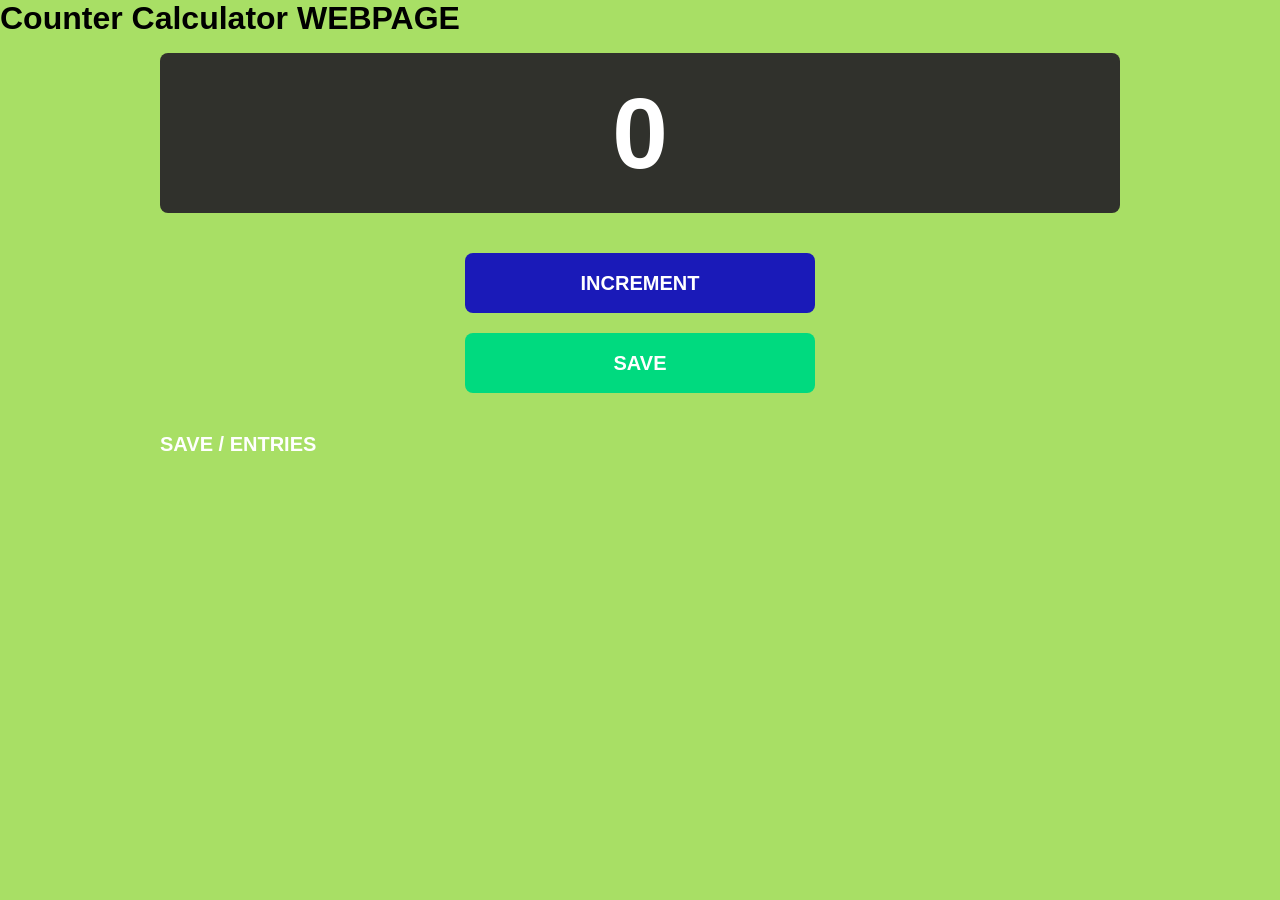
<file: index.html>
<html lang="en">
  <head>
    <meta charset="UTF-8" />
    <meta http-equiv="X-UA-Compatible" content="IE=edge" />
    <meta name="viewport" content="width=device-width, initial-scale=1.0" />
    <title>Counter</title>
    <link rel="stylesheet" href="style.css" />
  </head>
  <body>
    <h1> Counter Calculator WEBPAGE </h1>
    <main class="content">
      <div class="counter">
        <div class="counter-box" id="count">0</div>
        <button class="increment-btn button">INCREMENT</button>
        <button class="save-btn button">SAVE</button>
      </div>

      <div class="entries">
        <p>SAVE / ENTRIES</p>
        
        <div class="entries-field" id="save"></div>
      </div>
    </main>

    <script src="app.js"></script>
  </body>
</html>
</file>
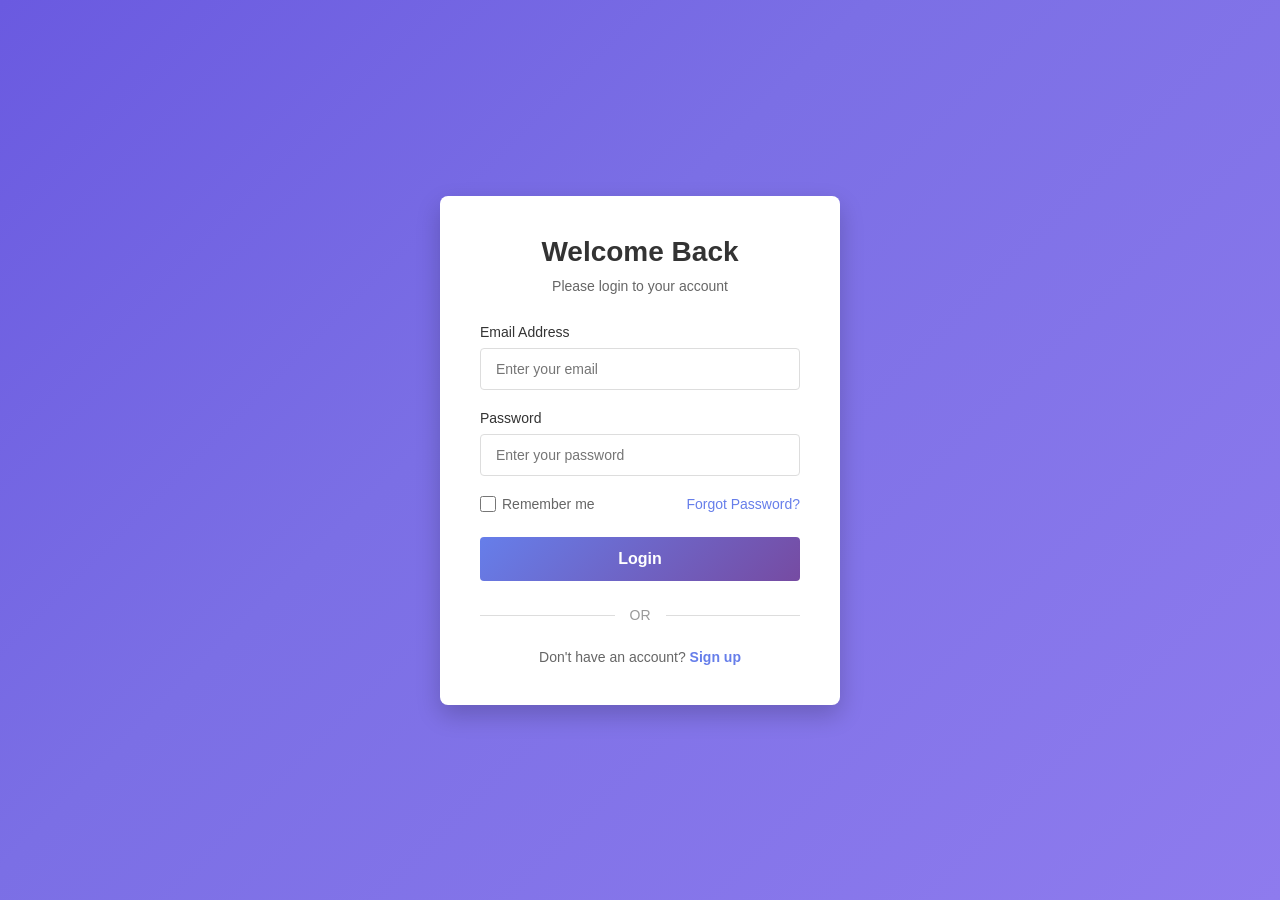
<file: AdvancedLoginPage/index.html>
<!DOCTYPE html>
<html lang="en">
<head>
    <meta charset="UTF-8">
    <meta name="viewport" content="width=device-width, initial-scale=1.0">
    <title>Login - Professional Portal</title>
    <link rel="stylesheet" href="style.css">
</head>
<body>
    <div class="login-container">
        <div class="login-header">
            <h1>Welcome Back</h1>
            <p>Please login to your account</p>
        </div>

        <form>
            <div class="form-group">
                <label for="email">Email Address</label>
                <input type="email" id="email" name="email" placeholder="Enter your email" required>
            </div>

            <div class="form-group">
                <label for="password">Password</label>
                <input type="password" id="password" name="password" placeholder="Enter your password" required>
            </div>

            <div class="form-options">
                <div class="remember-me">
                    <input type="checkbox" id="remember" name="remember">
                    <label for="remember">Remember me</label>
                </div>
                <a href="#" class="forgot-password">Forgot Password?</a>
            </div>

            <button type="submit" class="login-button">Login</button>
        </form>

        <div class="divider">
            <span>OR</span>
        </div>

        <div class="signup-link">
            Don't have an account? <a href="#">Sign up</a>
        </div>
    </div>
</body>
</html>
</file>
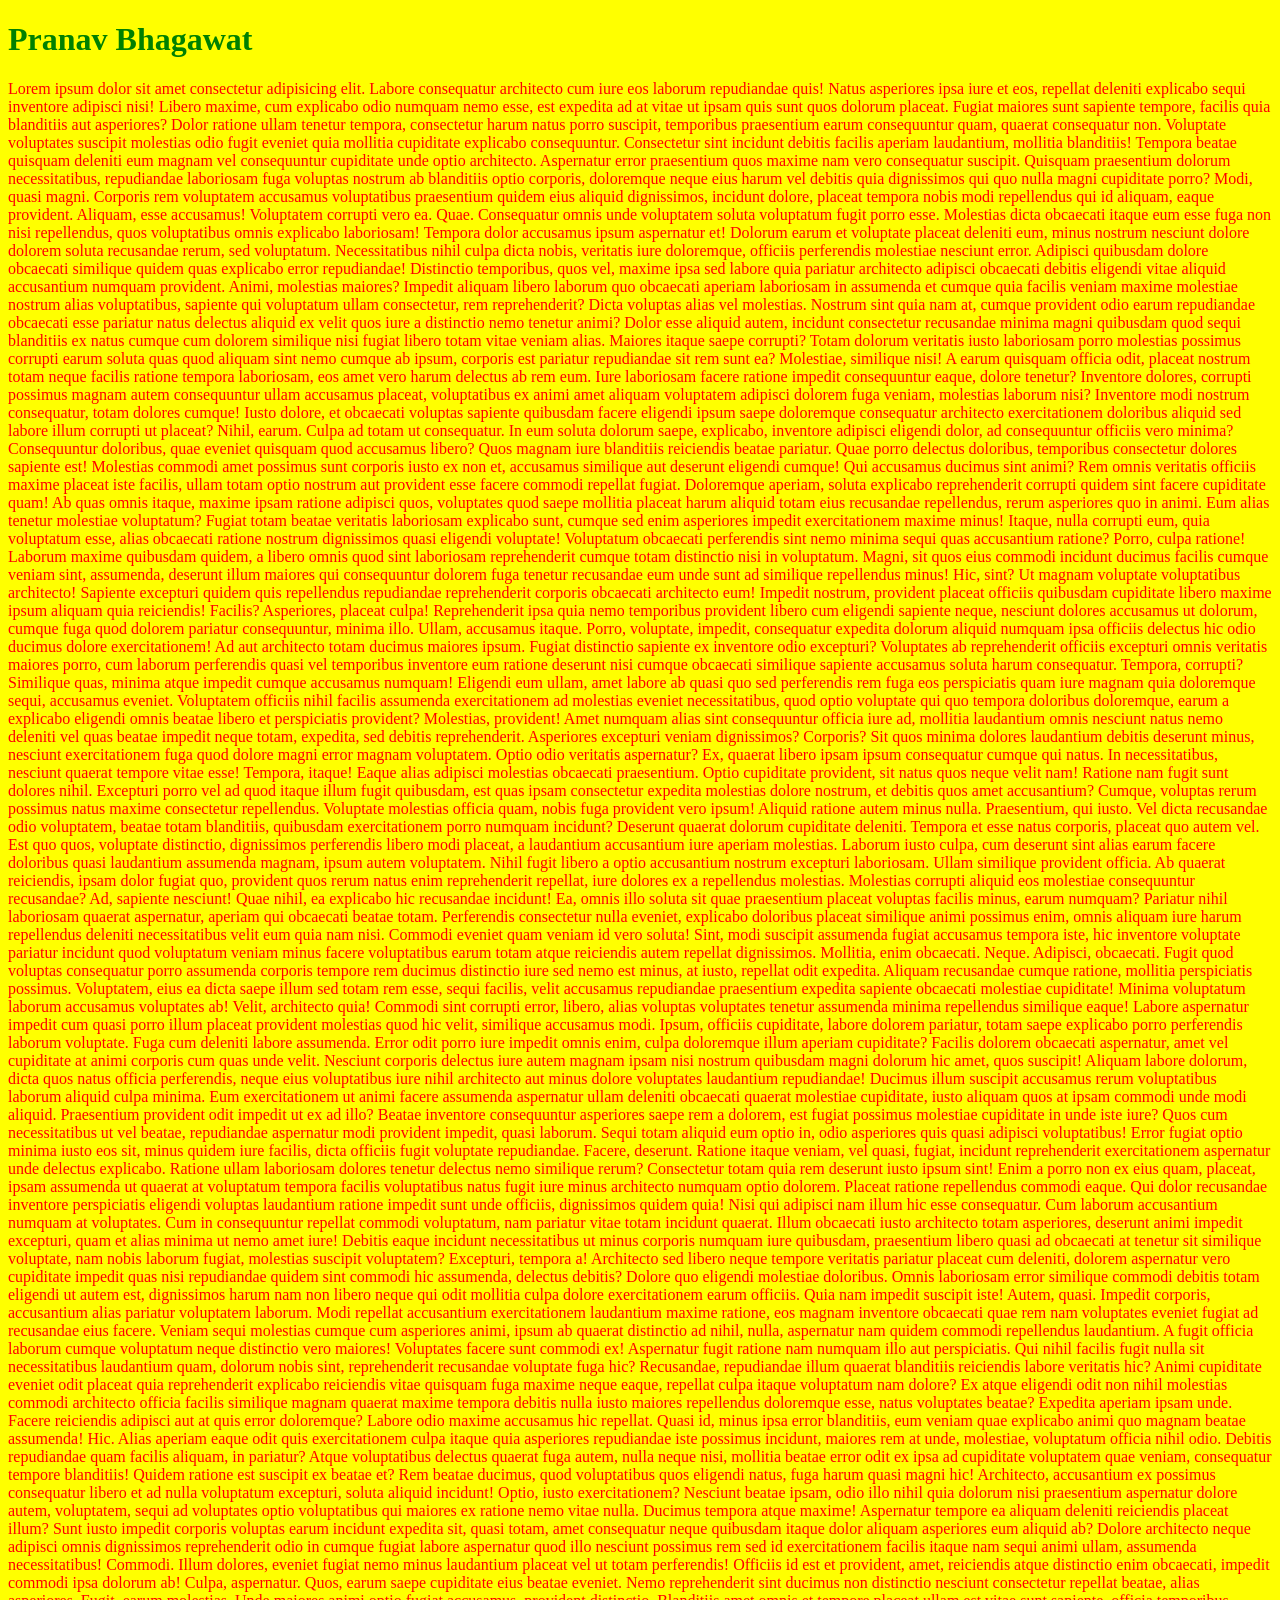
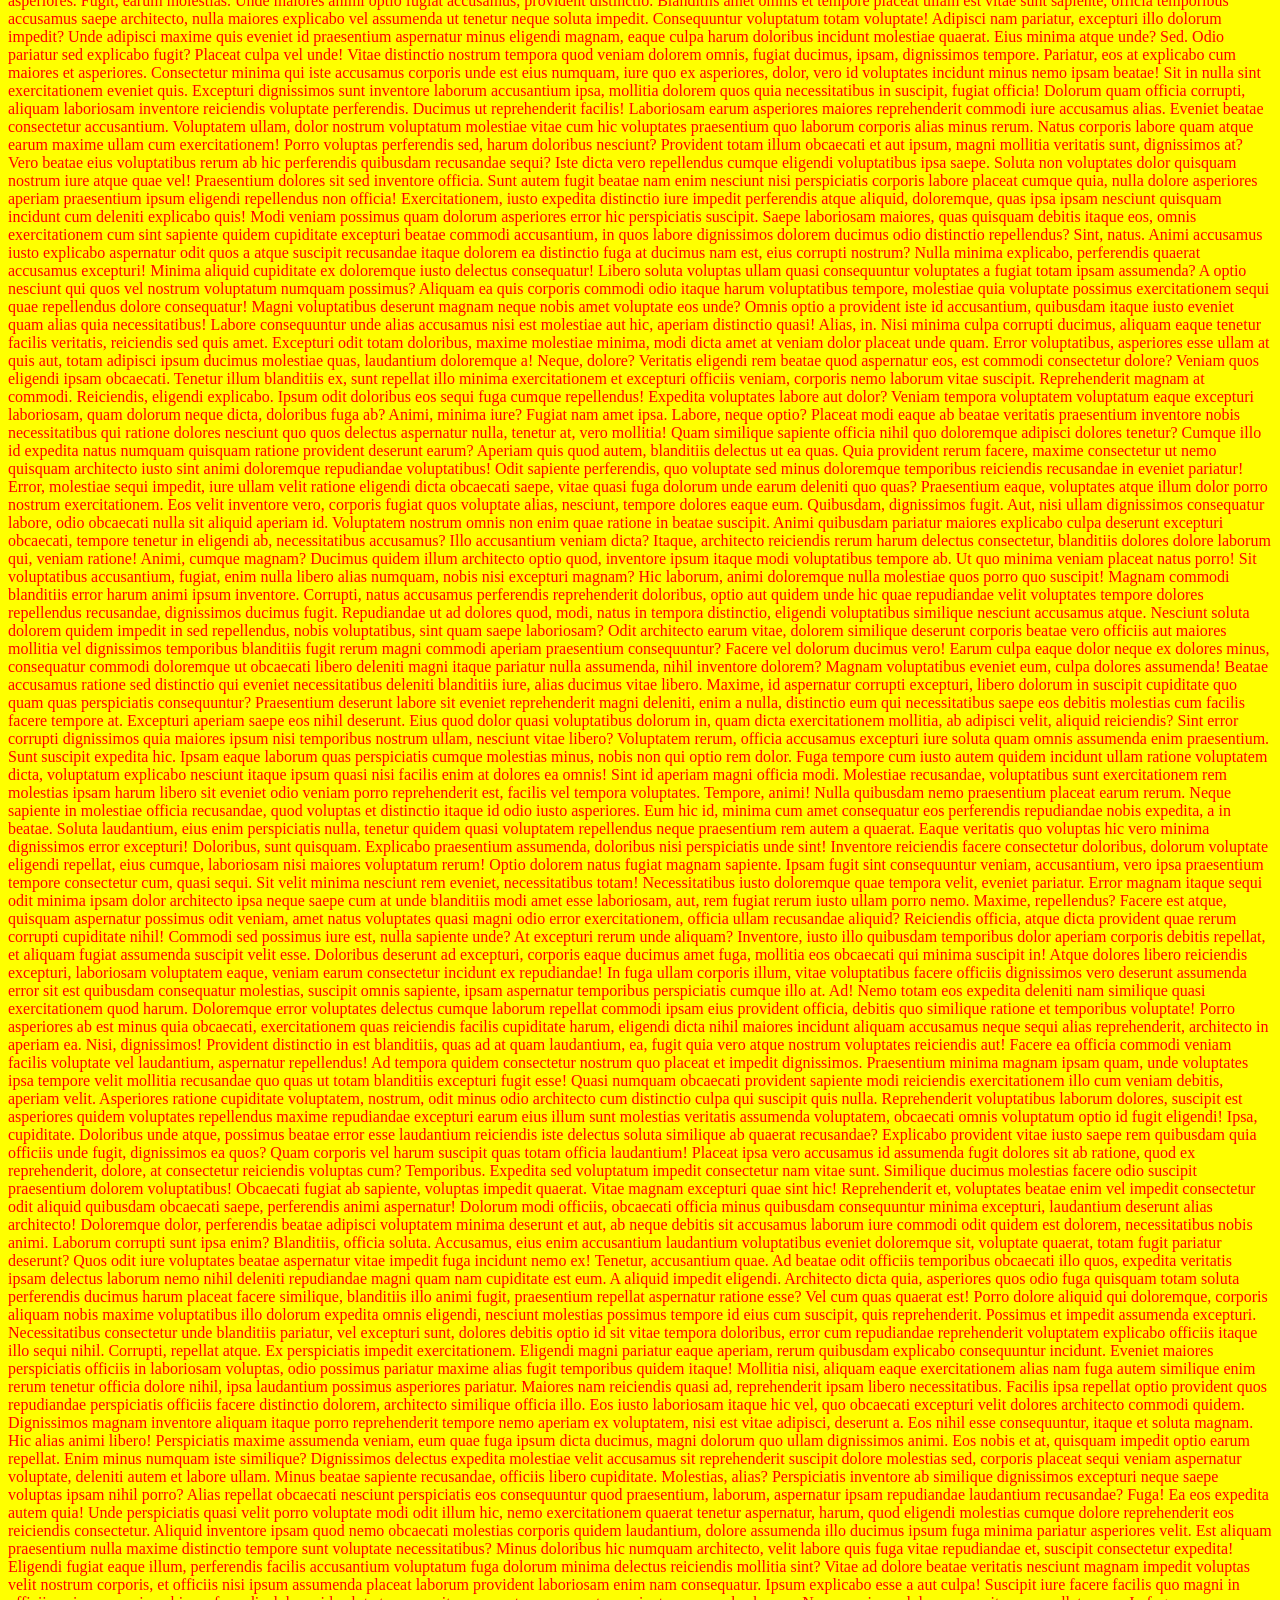
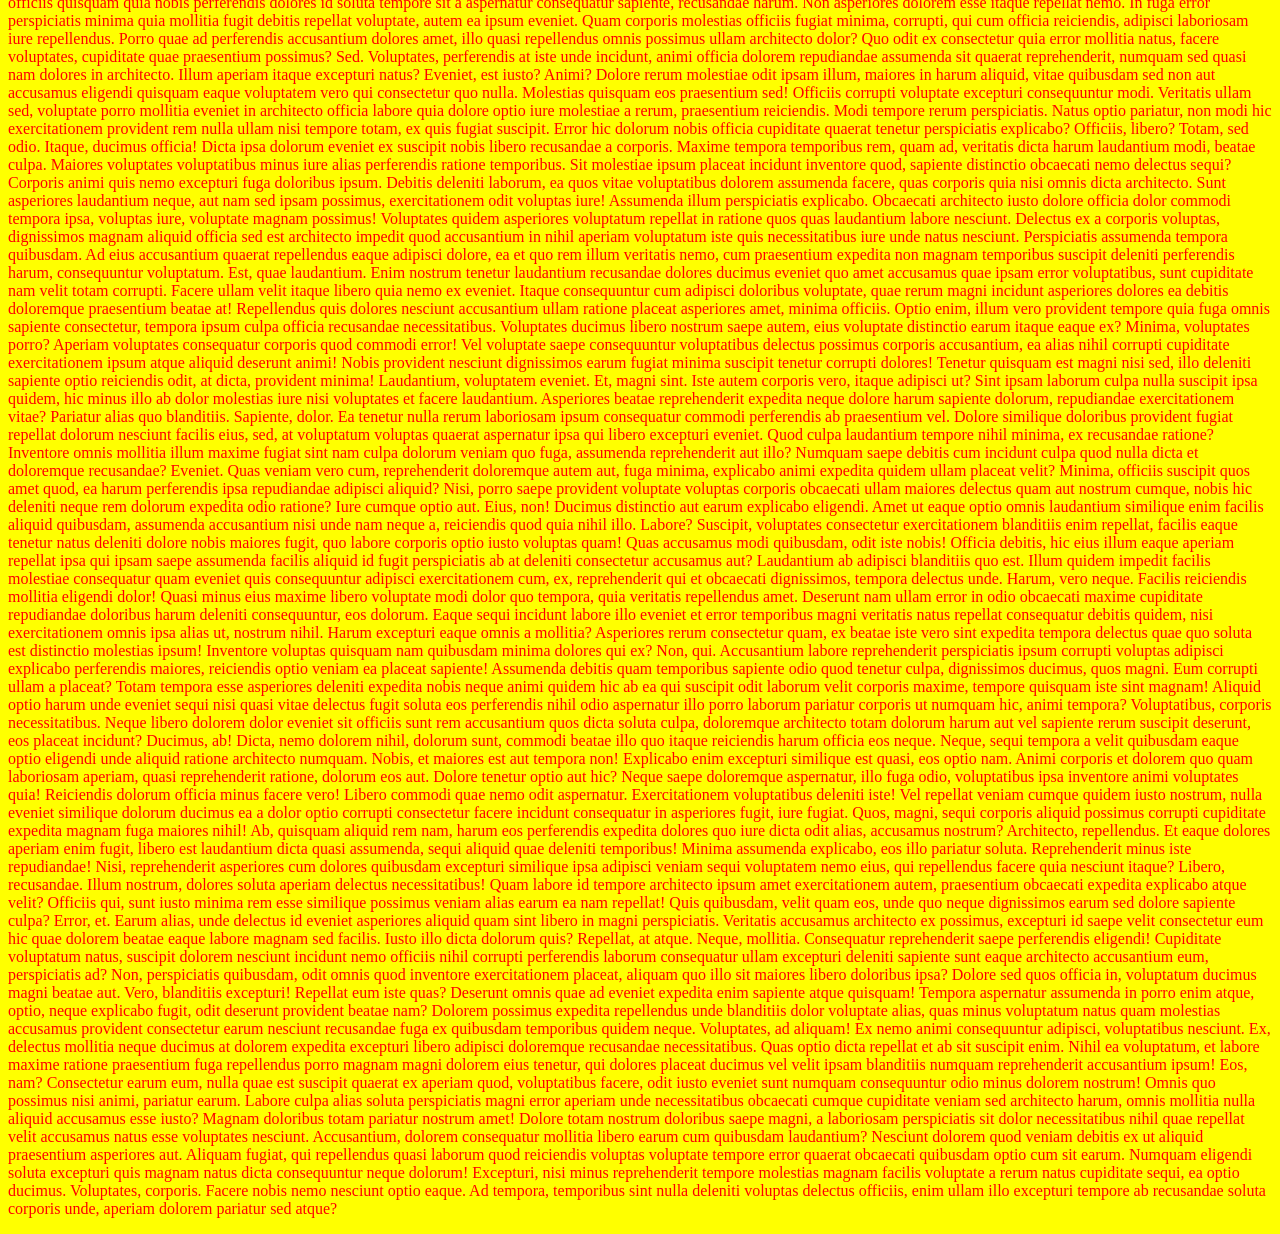
<file: calculator/index.html>
<!DOCTYPE html>
<html lang="en">
<head>
    <meta charset="UTF-8">
    <meta name="viewport" content="width=device-width, initial-scale=1.0">
    <title>Document</title>
    <link rel="stylesheet" href="style.css">
</head>
<body>
    <h1>Pranav Bhagawat</h1>
    <p> Lorem ipsum dolor sit amet consectetur adipisicing elit. Labore consequatur architecto cum iure eos laborum repudiandae quis! Natus asperiores ipsa iure et eos, repellat deleniti explicabo sequi inventore adipisci nisi!
    Libero maxime, cum explicabo odio numquam nemo esse, est expedita ad at vitae ut ipsam quis sunt quos dolorum placeat. Fugiat maiores sunt sapiente tempore, facilis quia blanditiis aut asperiores?
    Dolor ratione ullam tenetur tempora, consectetur harum natus porro suscipit, temporibus praesentium earum consequuntur quam, quaerat consequatur non. Voluptate voluptates suscipit molestias odio fugit eveniet quia mollitia cupiditate explicabo consequuntur.
    Consectetur sint incidunt debitis facilis aperiam laudantium, mollitia blanditiis! Tempora beatae quisquam deleniti eum magnam vel consequuntur cupiditate unde optio architecto. Aspernatur error praesentium quos maxime nam vero consequatur suscipit.
    Quisquam praesentium dolorum necessitatibus, repudiandae laboriosam fuga voluptas nostrum ab blanditiis optio corporis, doloremque neque eius harum vel debitis quia dignissimos qui quo nulla magni cupiditate porro? Modi, quasi magni.
    Corporis rem voluptatem accusamus voluptatibus praesentium quidem eius aliquid dignissimos, incidunt dolore, placeat tempora nobis modi repellendus qui id aliquam, eaque provident. Aliquam, esse accusamus! Voluptatem corrupti vero ea. Quae.
    Consequatur omnis unde voluptatem soluta voluptatum fugit porro esse. Molestias dicta obcaecati itaque eum esse fuga non nisi repellendus, quos voluptatibus omnis explicabo laboriosam! Tempora dolor accusamus ipsum aspernatur et!
    Dolorum earum et voluptate placeat deleniti eum, minus nostrum nesciunt dolore dolorem soluta recusandae rerum, sed voluptatum. Necessitatibus nihil culpa dicta nobis, veritatis iure doloremque, officiis perferendis molestiae nesciunt error.
    Adipisci quibusdam dolore obcaecati similique quidem quas explicabo error repudiandae! Distinctio temporibus, quos vel, maxime ipsa sed labore quia pariatur architecto adipisci obcaecati debitis eligendi vitae aliquid accusantium numquam provident.
    Animi, molestias maiores? Impedit aliquam libero laborum quo obcaecati aperiam laboriosam in assumenda et cumque quia facilis veniam maxime molestiae nostrum alias voluptatibus, sapiente qui voluptatum ullam consectetur, rem reprehenderit?
    Dicta voluptas alias vel molestias. Nostrum sint quia nam at, cumque provident odio earum repudiandae obcaecati esse pariatur natus delectus aliquid ex velit quos iure a distinctio nemo tenetur animi?
    Dolor esse aliquid autem, incidunt consectetur recusandae minima magni quibusdam quod sequi blanditiis ex natus cumque cum dolorem similique nisi fugiat libero totam vitae veniam alias. Maiores itaque saepe corrupti?
    Totam dolorum veritatis iusto laboriosam porro molestias possimus corrupti earum soluta quas quod aliquam sint nemo cumque ab ipsum, corporis est pariatur repudiandae sit rem sunt ea? Molestiae, similique nisi!
    A earum quisquam officia odit, placeat nostrum totam neque facilis ratione tempora laboriosam, eos amet vero harum delectus ab rem eum. Iure laboriosam facere ratione impedit consequuntur eaque, dolore tenetur?
    Inventore dolores, corrupti possimus magnam autem consequuntur ullam accusamus placeat, voluptatibus ex animi amet aliquam voluptatem adipisci dolorem fuga veniam, molestias laborum nisi? Inventore modi nostrum consequatur, totam dolores cumque!
    Iusto dolore, et obcaecati voluptas sapiente quibusdam facere eligendi ipsum saepe doloremque consequatur architecto exercitationem doloribus aliquid sed labore illum corrupti ut placeat? Nihil, earum. Culpa ad totam ut consequatur.
    In eum soluta dolorum saepe, explicabo, inventore adipisci eligendi dolor, ad consequuntur officiis vero minima? Consequuntur doloribus, quae eveniet quisquam quod accusamus libero? Quos magnam iure blanditiis reiciendis beatae pariatur.
    Quae porro delectus doloribus, temporibus consectetur dolores sapiente est! Molestias commodi amet possimus sunt corporis iusto ex non et, accusamus similique aut deserunt eligendi cumque! Qui accusamus ducimus sint animi?
    Rem omnis veritatis officiis maxime placeat iste facilis, ullam totam optio nostrum aut provident esse facere commodi repellat fugiat. Doloremque aperiam, soluta explicabo reprehenderit corrupti quidem sint facere cupiditate quam!
    Ab quas omnis itaque, maxime ipsam ratione adipisci quos, voluptates quod saepe mollitia placeat harum aliquid totam eius recusandae repellendus, rerum asperiores quo in animi. Eum alias tenetur molestiae voluptatum?
    Fugiat totam beatae veritatis laboriosam explicabo sunt, cumque sed enim asperiores impedit exercitationem maxime minus! Itaque, nulla corrupti eum, quia voluptatum esse, alias obcaecati ratione nostrum dignissimos quasi eligendi voluptate!
    Voluptatum obcaecati perferendis sint nemo minima sequi quas accusantium ratione? Porro, culpa ratione! Laborum maxime quibusdam quidem, a libero omnis quod sint laboriosam reprehenderit cumque totam distinctio nisi in voluptatum.
    Magni, sit quos eius commodi incidunt ducimus facilis cumque veniam sint, assumenda, deserunt illum maiores qui consequuntur dolorem fuga tenetur recusandae eum unde sunt ad similique repellendus minus! Hic, sint?
    Ut magnam voluptate voluptatibus architecto! Sapiente excepturi quidem quis repellendus repudiandae reprehenderit corporis obcaecati architecto eum! Impedit nostrum, provident placeat officiis quibusdam cupiditate libero maxime ipsum aliquam quia reiciendis! Facilis?
    Asperiores, placeat culpa! Reprehenderit ipsa quia nemo temporibus provident libero cum eligendi sapiente neque, nesciunt dolores accusamus ut dolorum, cumque fuga quod dolorem pariatur consequuntur, minima illo. Ullam, accusamus itaque.
    Porro, voluptate, impedit, consequatur expedita dolorum aliquid numquam ipsa officiis delectus hic odio ducimus dolore exercitationem! Ad aut architecto totam ducimus maiores ipsum. Fugiat distinctio sapiente ex inventore odio excepturi?
    Voluptates ab reprehenderit officiis excepturi omnis veritatis maiores porro, cum laborum perferendis quasi vel temporibus inventore eum ratione deserunt nisi cumque obcaecati similique sapiente accusamus soluta harum consequatur. Tempora, corrupti?
    Similique quas, minima atque impedit cumque accusamus numquam! Eligendi eum ullam, amet labore ab quasi quo sed perferendis rem fuga eos perspiciatis quam iure magnam quia doloremque sequi, accusamus eveniet.
    Voluptatem officiis nihil facilis assumenda exercitationem ad molestias eveniet necessitatibus, quod optio voluptate qui quo tempora doloribus doloremque, earum a explicabo eligendi omnis beatae libero et perspiciatis provident? Molestias, provident!
    Amet numquam alias sint consequuntur officia iure ad, mollitia laudantium omnis nesciunt natus nemo deleniti vel quas beatae impedit neque totam, expedita, sed debitis reprehenderit. Asperiores excepturi veniam dignissimos? Corporis?
    Sit quos minima dolores laudantium debitis deserunt minus, nesciunt exercitationem fuga quod dolore magni error magnam voluptatem. Optio odio veritatis aspernatur? Ex, quaerat libero ipsam ipsum consequatur cumque qui natus.
    In necessitatibus, nesciunt quaerat tempore vitae esse! Tempora, itaque! Eaque alias adipisci molestias obcaecati praesentium. Optio cupiditate provident, sit natus quos neque velit nam! Ratione nam fugit sunt dolores nihil.
    Excepturi porro vel ad quod itaque illum fugit quibusdam, est quas ipsam consectetur expedita molestias dolore nostrum, et debitis quos amet accusantium? Cumque, voluptas rerum possimus natus maxime consectetur repellendus.
    Voluptate molestias officia quam, nobis fuga provident vero ipsum! Aliquid ratione autem minus nulla. Praesentium, qui iusto. Vel dicta recusandae odio voluptatem, beatae totam blanditiis, quibusdam exercitationem porro numquam incidunt?
    Deserunt quaerat dolorum cupiditate deleniti. Tempora et esse natus corporis, placeat quo autem vel. Est quo quos, voluptate distinctio, dignissimos perferendis libero modi placeat, a laudantium accusantium iure aperiam molestias.
    Laborum iusto culpa, cum deserunt sint alias earum facere doloribus quasi laudantium assumenda magnam, ipsum autem voluptatem. Nihil fugit libero a optio accusantium nostrum excepturi laboriosam. Ullam similique provident officia.
    Ab quaerat reiciendis, ipsam dolor fugiat quo, provident quos rerum natus enim reprehenderit repellat, iure dolores ex a repellendus molestias. Molestias corrupti aliquid eos molestiae consequuntur recusandae? Ad, sapiente nesciunt!
    Quae nihil, ea explicabo hic recusandae incidunt! Ea, omnis illo soluta sit quae praesentium placeat voluptas facilis minus, earum numquam? Pariatur nihil laboriosam quaerat aspernatur, aperiam qui obcaecati beatae totam.
    Perferendis consectetur nulla eveniet, explicabo doloribus placeat similique animi possimus enim, omnis aliquam iure harum repellendus deleniti necessitatibus velit eum quia nam nisi. Commodi eveniet quam veniam id vero soluta!
    Sint, modi suscipit assumenda fugiat accusamus tempora iste, hic inventore voluptate pariatur incidunt quod voluptatum veniam minus facere voluptatibus earum totam atque reiciendis autem repellat dignissimos. Mollitia, enim obcaecati. Neque.
    Adipisci, obcaecati. Fugit quod voluptas consequatur porro assumenda corporis tempore rem ducimus distinctio iure sed nemo est minus, at iusto, repellat odit expedita. Aliquam recusandae cumque ratione, mollitia perspiciatis possimus.
    Voluptatem, eius ea dicta saepe illum sed totam rem esse, sequi facilis, velit accusamus repudiandae praesentium expedita sapiente obcaecati molestiae cupiditate! Minima voluptatum laborum accusamus voluptates ab! Velit, architecto quia!
    Commodi sint corrupti error, libero, alias voluptas voluptates tenetur assumenda minima repellendus similique eaque! Labore aspernatur impedit cum quasi porro illum placeat provident molestias quod hic velit, similique accusamus modi.
    Ipsum, officiis cupiditate, labore dolorem pariatur, totam saepe explicabo porro perferendis laborum voluptate. Fuga cum deleniti labore assumenda. Error odit porro iure impedit omnis enim, culpa doloremque illum aperiam cupiditate?
    Facilis dolorem obcaecati aspernatur, amet vel cupiditate at animi corporis cum quas unde velit. Nesciunt corporis delectus iure autem magnam ipsam nisi nostrum quibusdam magni dolorum hic amet, quos suscipit!
    Aliquam labore dolorum, dicta quos natus officia perferendis, neque eius voluptatibus iure nihil architecto aut minus dolore voluptates laudantium repudiandae! Ducimus illum suscipit accusamus rerum voluptatibus laborum aliquid culpa minima.
    Eum exercitationem ut animi facere assumenda aspernatur ullam deleniti obcaecati quaerat molestiae cupiditate, iusto aliquam quos at ipsam commodi unde modi aliquid. Praesentium provident odit impedit ut ex ad illo?
    Beatae inventore consequuntur asperiores saepe rem a dolorem, est fugiat possimus molestiae cupiditate in unde iste iure? Quos cum necessitatibus ut vel beatae, repudiandae aspernatur modi provident impedit, quasi laborum.
    Sequi totam aliquid eum optio in, odio asperiores quis quasi adipisci voluptatibus! Error fugiat optio minima iusto eos sit, minus quidem iure facilis, dicta officiis fugit voluptate repudiandae. Facere, deserunt.
    Ratione itaque veniam, vel quasi, fugiat, incidunt reprehenderit exercitationem aspernatur unde delectus explicabo. Ratione ullam laboriosam dolores tenetur delectus nemo similique rerum? Consectetur totam quia rem deserunt iusto ipsum sint!
    Enim a porro non ex eius quam, placeat, ipsam assumenda ut quaerat at voluptatum tempora facilis voluptatibus natus fugit iure minus architecto numquam optio dolorem. Placeat ratione repellendus commodi eaque.
    Qui dolor recusandae inventore perspiciatis eligendi voluptas laudantium ratione impedit sunt unde officiis, dignissimos quidem quia! Nisi qui adipisci nam illum hic esse consequatur. Cum laborum accusantium numquam at voluptates.
    Cum in consequuntur repellat commodi voluptatum, nam pariatur vitae totam incidunt quaerat. Illum obcaecati iusto architecto totam asperiores, deserunt animi impedit excepturi, quam et alias minima ut nemo amet iure!
    Debitis eaque incidunt necessitatibus ut minus corporis numquam iure quibusdam, praesentium libero quasi ad obcaecati at tenetur sit similique voluptate, nam nobis laborum fugiat, molestias suscipit voluptatem? Excepturi, tempora a!
    Architecto sed libero neque tempore veritatis pariatur placeat cum deleniti, dolorem aspernatur vero cupiditate impedit quas nisi repudiandae quidem sint commodi hic assumenda, delectus debitis? Dolore quo eligendi molestiae doloribus.
    Omnis laboriosam error similique commodi debitis totam eligendi ut autem est, dignissimos harum nam non libero neque qui odit mollitia culpa dolore exercitationem earum officiis. Quia nam impedit suscipit iste!
    Autem, quasi. Impedit corporis, accusantium alias pariatur voluptatem laborum. Modi repellat accusantium exercitationem laudantium maxime ratione, eos magnam inventore obcaecati quae rem nam voluptates eveniet fugiat ad recusandae eius facere.
    Veniam sequi molestias cumque cum asperiores animi, ipsum ab quaerat distinctio ad nihil, nulla, aspernatur nam quidem commodi repellendus laudantium. A fugit officia laborum cumque voluptatum neque distinctio vero maiores!
    Voluptates facere sunt commodi ex! Aspernatur fugit ratione nam numquam illo aut perspiciatis. Qui nihil facilis fugit nulla sit necessitatibus laudantium quam, dolorum nobis sint, reprehenderit recusandae voluptate fuga hic?
    Recusandae, repudiandae illum quaerat blanditiis reiciendis labore veritatis hic? Animi cupiditate eveniet odit placeat quia reprehenderit explicabo reiciendis vitae quisquam fuga maxime neque eaque, repellat culpa itaque voluptatum nam dolore?
    Ex atque eligendi odit non nihil molestias commodi architecto officia facilis similique magnam quaerat maxime tempora debitis nulla iusto maiores repellendus doloremque esse, natus voluptates beatae? Expedita aperiam ipsam unde.
    Facere reiciendis adipisci aut at quis error doloremque? Labore odio maxime accusamus hic repellat. Quasi id, minus ipsa error blanditiis, eum veniam quae explicabo animi quo magnam beatae assumenda! Hic.
    Alias aperiam eaque odit quis exercitationem culpa itaque quia asperiores repudiandae iste possimus incidunt, maiores rem at unde, molestiae, voluptatum officia nihil odio. Debitis repudiandae quam facilis aliquam, in pariatur?
    Atque voluptatibus delectus quaerat fuga autem, nulla neque nisi, mollitia beatae error odit ex ipsa ad cupiditate voluptatem quae veniam, consequatur tempore blanditiis! Quidem ratione est suscipit ex beatae et?
    Rem beatae ducimus, quod voluptatibus quos eligendi natus, fuga harum quasi magni hic! Architecto, accusantium ex possimus consequatur libero et ad nulla voluptatum excepturi, soluta aliquid incidunt! Optio, iusto exercitationem?
    Nesciunt beatae ipsam, odio illo nihil quia dolorum nisi praesentium aspernatur dolore autem, voluptatem, sequi ad voluptates optio voluptatibus qui maiores ex ratione nemo vitae nulla. Ducimus tempora atque maxime!
    Aspernatur tempore ea aliquam deleniti reiciendis placeat illum? Sunt iusto impedit corporis voluptas earum incidunt expedita sit, quasi totam, amet consequatur neque quibusdam itaque dolor aliquam asperiores eum aliquid ab?
    Dolore architecto neque adipisci omnis dignissimos reprehenderit odio in cumque fugiat labore aspernatur quod illo nesciunt possimus rem sed id exercitationem facilis itaque nam sequi animi ullam, assumenda necessitatibus! Commodi.
    Illum dolores, eveniet fugiat nemo minus laudantium placeat vel ut totam perferendis! Officiis id est et provident, amet, reiciendis atque distinctio enim obcaecati, impedit commodi ipsa dolorum ab! Culpa, aspernatur.
    Quos, earum saepe cupiditate eius beatae eveniet. Nemo reprehenderit sint ducimus non distinctio nesciunt consectetur repellat beatae, alias asperiores. Fugit, earum molestias. Unde maiores animi optio fugiat accusamus, provident distinctio.
    Blanditiis amet omnis et tempore placeat ullam est vitae sunt sapiente, officia temporibus accusamus saepe architecto, nulla maiores explicabo vel assumenda ut tenetur neque soluta impedit. Consequuntur voluptatum totam voluptate!
    Adipisci nam pariatur, excepturi illo dolorum impedit? Unde adipisci maxime quis eveniet id praesentium aspernatur minus eligendi magnam, eaque culpa harum doloribus incidunt molestiae quaerat. Eius minima atque unde? Sed.
    Odio pariatur sed explicabo fugit? Placeat culpa vel unde! Vitae distinctio nostrum tempora quod veniam dolorem omnis, fugiat ducimus, ipsam, dignissimos tempore. Pariatur, eos at explicabo cum maiores et asperiores.
    Consectetur minima qui iste accusamus corporis unde est eius numquam, iure quo ex asperiores, dolor, vero id voluptates incidunt minus nemo ipsam beatae! Sit in nulla sint exercitationem eveniet quis.
    Excepturi dignissimos sunt inventore laborum accusantium ipsa, mollitia dolorem quos quia necessitatibus in suscipit, fugiat officia! Dolorum quam officia corrupti, aliquam laboriosam inventore reiciendis voluptate perferendis. Ducimus ut reprehenderit facilis!
    Laboriosam earum asperiores maiores reprehenderit commodi iure accusamus alias. Eveniet beatae consectetur accusantium. Voluptatem ullam, dolor nostrum voluptatum molestiae vitae cum hic voluptates praesentium quo laborum corporis alias minus rerum.
    Natus corporis labore quam atque earum maxime ullam cum exercitationem! Porro voluptas perferendis sed, harum doloribus nesciunt? Provident totam illum obcaecati et aut ipsum, magni mollitia veritatis sunt, dignissimos at?
    Vero beatae eius voluptatibus rerum ab hic perferendis quibusdam recusandae sequi? Iste dicta vero repellendus cumque eligendi voluptatibus ipsa saepe. Soluta non voluptates dolor quisquam nostrum iure atque quae vel!
    Praesentium dolores sit sed inventore officia. Sunt autem fugit beatae nam enim nesciunt nisi perspiciatis corporis labore placeat cumque quia, nulla dolore asperiores aperiam praesentium ipsum eligendi repellendus non officia!
    Exercitationem, iusto expedita distinctio iure impedit perferendis atque aliquid, doloremque, quas ipsa ipsam nesciunt quisquam incidunt cum deleniti explicabo quis! Modi veniam possimus quam dolorum asperiores error hic perspiciatis suscipit.
    Saepe laboriosam maiores, quas quisquam debitis itaque eos, omnis exercitationem cum sint sapiente quidem cupiditate excepturi beatae commodi accusantium, in quos labore dignissimos dolorem ducimus odio distinctio repellendus? Sint, natus.
    Animi accusamus iusto explicabo aspernatur odit quos a atque suscipit recusandae itaque dolorem ea distinctio fuga at ducimus nam est, eius corrupti nostrum? Nulla minima explicabo, perferendis quaerat accusamus excepturi!
    Minima aliquid cupiditate ex doloremque iusto delectus consequatur! Libero soluta voluptas ullam quasi consequuntur voluptates a fugiat totam ipsam assumenda? A optio nesciunt qui quos vel nostrum voluptatum numquam possimus?
    Aliquam ea quis corporis commodi odio itaque harum voluptatibus tempore, molestiae quia voluptate possimus exercitationem sequi quae repellendus dolore consequatur! Magni voluptatibus deserunt magnam neque nobis amet voluptate eos unde?
    Omnis optio a provident iste id accusantium, quibusdam itaque iusto eveniet quam alias quia necessitatibus! Labore consequuntur unde alias accusamus nisi est molestiae aut hic, aperiam distinctio quasi! Alias, in.
    Nisi minima culpa corrupti ducimus, aliquam eaque tenetur facilis veritatis, reiciendis sed quis amet. Excepturi odit totam doloribus, maxime molestiae minima, modi dicta amet at veniam dolor placeat unde quam.
    Error voluptatibus, asperiores esse ullam at quis aut, totam adipisci ipsum ducimus molestiae quas, laudantium doloremque a! Neque, dolore? Veritatis eligendi rem beatae quod aspernatur eos, est commodi consectetur dolore?
    Veniam quos eligendi ipsam obcaecati. Tenetur illum blanditiis ex, sunt repellat illo minima exercitationem et excepturi officiis veniam, corporis nemo laborum vitae suscipit. Reprehenderit magnam at commodi. Reiciendis, eligendi explicabo.
    Ipsum odit doloribus eos sequi fuga cumque repellendus! Expedita voluptates labore aut dolor? Veniam tempora voluptatem voluptatum eaque excepturi laboriosam, quam dolorum neque dicta, doloribus fuga ab? Animi, minima iure?
    Fugiat nam amet ipsa. Labore, neque optio? Placeat modi eaque ab beatae veritatis praesentium inventore nobis necessitatibus qui ratione dolores nesciunt quo quos delectus aspernatur nulla, tenetur at, vero mollitia!
    Quam similique sapiente officia nihil quo doloremque adipisci dolores tenetur? Cumque illo id expedita natus numquam quisquam ratione provident deserunt earum? Aperiam quis quod autem, blanditiis delectus ut ea quas.
    Quia provident rerum facere, maxime consectetur ut nemo quisquam architecto iusto sint animi doloremque repudiandae voluptatibus! Odit sapiente perferendis, quo voluptate sed minus doloremque temporibus reiciendis recusandae in eveniet pariatur!
    Error, molestiae sequi impedit, iure ullam velit ratione eligendi dicta obcaecati saepe, vitae quasi fuga dolorum unde earum deleniti quo quas? Praesentium eaque, voluptates atque illum dolor porro nostrum exercitationem.
    Eos velit inventore vero, corporis fugiat quos voluptate alias, nesciunt, tempore dolores eaque eum. Quibusdam, dignissimos fugit. Aut, nisi ullam dignissimos consequatur labore, odio obcaecati nulla sit aliquid aperiam id.
    Voluptatem nostrum omnis non enim quae ratione in beatae suscipit. Animi quibusdam pariatur maiores explicabo culpa deserunt excepturi obcaecati, tempore tenetur in eligendi ab, necessitatibus accusamus? Illo accusantium veniam dicta?
    Itaque, architecto reiciendis rerum harum delectus consectetur, blanditiis dolores dolore laborum qui, veniam ratione! Animi, cumque magnam? Ducimus quidem illum architecto optio quod, inventore ipsum itaque modi voluptatibus tempore ab.
    Ut quo minima veniam placeat natus porro! Sit voluptatibus accusantium, fugiat, enim nulla libero alias numquam, nobis nisi excepturi magnam? Hic laborum, animi doloremque nulla molestiae quos porro quo suscipit!
    Magnam commodi blanditiis error harum animi ipsum inventore. Corrupti, natus accusamus perferendis reprehenderit doloribus, optio aut quidem unde hic quae repudiandae velit voluptates tempore dolores repellendus recusandae, dignissimos ducimus fugit.
    Repudiandae ut ad dolores quod, modi, natus in tempora distinctio, eligendi voluptatibus similique nesciunt accusamus atque. Nesciunt soluta dolorem quidem impedit in sed repellendus, nobis voluptatibus, sint quam saepe laboriosam?
    Odit architecto earum vitae, dolorem similique deserunt corporis beatae vero officiis aut maiores mollitia vel dignissimos temporibus blanditiis fugit rerum magni commodi aperiam praesentium consequuntur? Facere vel dolorum ducimus vero!
    Earum culpa eaque dolor neque ex dolores minus, consequatur commodi doloremque ut obcaecati libero deleniti magni itaque pariatur nulla assumenda, nihil inventore dolorem? Magnam voluptatibus eveniet eum, culpa dolores assumenda!
    Beatae accusamus ratione sed distinctio qui eveniet necessitatibus deleniti blanditiis iure, alias ducimus vitae libero. Maxime, id aspernatur corrupti excepturi, libero dolorum in suscipit cupiditate quo quam quas perspiciatis consequuntur?
    Praesentium deserunt labore sit eveniet reprehenderit magni deleniti, enim a nulla, distinctio eum qui necessitatibus saepe eos debitis molestias cum facilis facere tempore at. Excepturi aperiam saepe eos nihil deserunt.
    Eius quod dolor quasi voluptatibus dolorum in, quam dicta exercitationem mollitia, ab adipisci velit, aliquid reiciendis? Sint error corrupti dignissimos quia maiores ipsum nisi temporibus nostrum ullam, nesciunt vitae libero?
    Voluptatem rerum, officia accusamus excepturi iure soluta quam omnis assumenda enim praesentium. Sunt suscipit expedita hic. Ipsam eaque laborum quas perspiciatis cumque molestias minus, nobis non qui optio rem dolor.
    Fuga tempore cum iusto autem quidem incidunt ullam ratione voluptatem dicta, voluptatum explicabo nesciunt itaque ipsum quasi nisi facilis enim at dolores ea omnis! Sint id aperiam magni officia modi.
    Molestiae recusandae, voluptatibus sunt exercitationem rem molestias ipsam harum libero sit eveniet odio veniam porro reprehenderit est, facilis vel tempora voluptates. Tempore, animi! Nulla quibusdam nemo praesentium placeat earum rerum.
    Neque sapiente in molestiae officia recusandae, quod voluptas et distinctio itaque id odio iusto asperiores. Eum hic id, minima cum amet consequatur eos perferendis repudiandae nobis expedita, a in beatae.
    Soluta laudantium, eius enim perspiciatis nulla, tenetur quidem quasi voluptatem repellendus neque praesentium rem autem a quaerat. Eaque veritatis quo voluptas hic vero minima dignissimos error excepturi! Doloribus, sunt quisquam.
    Explicabo praesentium assumenda, doloribus nisi perspiciatis unde sint! Inventore reiciendis facere consectetur doloribus, dolorum voluptate eligendi repellat, eius cumque, laboriosam nisi maiores voluptatum rerum! Optio dolorem natus fugiat magnam sapiente.
    Ipsam fugit sint consequuntur veniam, accusantium, vero ipsa praesentium tempore consectetur cum, quasi sequi. Sit velit minima nesciunt rem eveniet, necessitatibus totam! Necessitatibus iusto doloremque quae tempora velit, eveniet pariatur.
    Error magnam itaque sequi odit minima ipsam dolor architecto ipsa neque saepe cum at unde blanditiis modi amet esse laboriosam, aut, rem fugiat rerum iusto ullam porro nemo. Maxime, repellendus?
    Facere est atque, quisquam aspernatur possimus odit veniam, amet natus voluptates quasi magni odio error exercitationem, officia ullam recusandae aliquid? Reiciendis officia, atque dicta provident quae rerum corrupti cupiditate nihil!
    Commodi sed possimus iure est, nulla sapiente unde? At excepturi rerum unde aliquam? Inventore, iusto illo quibusdam temporibus dolor aperiam corporis debitis repellat, et aliquam fugiat assumenda suscipit velit esse.
    Doloribus deserunt ad excepturi, corporis eaque ducimus amet fuga, mollitia eos obcaecati qui minima suscipit in! Atque dolores libero reiciendis excepturi, laboriosam voluptatem eaque, veniam earum consectetur incidunt ex repudiandae!
    In fuga ullam corporis illum, vitae voluptatibus facere officiis dignissimos vero deserunt assumenda error sit est quibusdam consequatur molestias, suscipit omnis sapiente, ipsam aspernatur temporibus perspiciatis cumque illo at. Ad!
    Nemo totam eos expedita deleniti nam similique quasi exercitationem quod harum. Doloremque error voluptates delectus cumque laborum repellat commodi ipsam eius provident officia, debitis quo similique ratione et temporibus voluptate!
    Porro asperiores ab est minus quia obcaecati, exercitationem quas reiciendis facilis cupiditate harum, eligendi dicta nihil maiores incidunt aliquam accusamus neque sequi alias reprehenderit, architecto in aperiam ea. Nisi, dignissimos!
    Provident distinctio in est blanditiis, quas ad at quam laudantium, ea, fugit quia vero atque nostrum voluptates reiciendis aut! Facere ea officia commodi veniam facilis voluptate vel laudantium, aspernatur repellendus!
    Ad tempora quidem consectetur nostrum quo placeat et impedit dignissimos. Praesentium minima magnam ipsam quam, unde voluptates ipsa tempore velit mollitia recusandae quo quas ut totam blanditiis excepturi fugit esse!
    Quasi numquam obcaecati provident sapiente modi reiciendis exercitationem illo cum veniam debitis, aperiam velit. Asperiores ratione cupiditate voluptatem, nostrum, odit minus odio architecto cum distinctio culpa qui suscipit quis nulla.
    Reprehenderit voluptatibus laborum dolores, suscipit est asperiores quidem voluptates repellendus maxime repudiandae excepturi earum eius illum sunt molestias veritatis assumenda voluptatem, obcaecati omnis voluptatum optio id fugit eligendi! Ipsa, cupiditate.
    Doloribus unde atque, possimus beatae error esse laudantium reiciendis iste delectus soluta similique ab quaerat recusandae? Explicabo provident vitae iusto saepe rem quibusdam quia officiis unde fugit, dignissimos ea quos?
    Quam corporis vel harum suscipit quas totam officia laudantium! Placeat ipsa vero accusamus id assumenda fugit dolores sit ab ratione, quod ex reprehenderit, dolore, at consectetur reiciendis voluptas cum? Temporibus.
    Expedita sed voluptatum impedit consectetur nam vitae sunt. Similique ducimus molestias facere odio suscipit praesentium dolorem voluptatibus! Obcaecati fugiat ab sapiente, voluptas impedit quaerat. Vitae magnam excepturi quae sint hic!
    Reprehenderit et, voluptates beatae enim vel impedit consectetur odit aliquid quibusdam obcaecati saepe, perferendis animi aspernatur! Dolorum modi officiis, obcaecati officia minus quibusdam consequuntur minima excepturi, laudantium deserunt alias architecto!
    Doloremque dolor, perferendis beatae adipisci voluptatem minima deserunt et aut, ab neque debitis sit accusamus laborum iure commodi odit quidem est dolorem, necessitatibus nobis animi. Laborum corrupti sunt ipsa enim?
    Blanditiis, officia soluta. Accusamus, eius enim accusantium laudantium voluptatibus eveniet doloremque sit, voluptate quaerat, totam fugit pariatur deserunt? Quos odit iure voluptates beatae aspernatur vitae impedit fuga incidunt nemo ex!
    Tenetur, accusantium quae. Ad beatae odit officiis temporibus obcaecati illo quos, expedita veritatis ipsam delectus laborum nemo nihil deleniti repudiandae magni quam nam cupiditate est eum. A aliquid impedit eligendi.
    Architecto dicta quia, asperiores quos odio fuga quisquam totam soluta perferendis ducimus harum placeat facere similique, blanditiis illo animi fugit, praesentium repellat aspernatur ratione esse? Vel cum quas quaerat est!
    Porro dolore aliquid qui doloremque, corporis aliquam nobis maxime voluptatibus illo dolorum expedita omnis eligendi, nesciunt molestias possimus tempore id eius cum suscipit, quis reprehenderit. Possimus et impedit assumenda excepturi.
    Necessitatibus consectetur unde blanditiis pariatur, vel excepturi sunt, dolores debitis optio id sit vitae tempora doloribus, error cum repudiandae reprehenderit voluptatem explicabo officiis itaque illo sequi nihil. Corrupti, repellat atque.
    Ex perspiciatis impedit exercitationem. Eligendi magni pariatur eaque aperiam, rerum quibusdam explicabo consequuntur incidunt. Eveniet maiores perspiciatis officiis in laboriosam voluptas, odio possimus pariatur maxime alias fugit temporibus quidem itaque!
    Mollitia nisi, aliquam eaque exercitationem alias nam fuga autem similique enim rerum tenetur officia dolore nihil, ipsa laudantium possimus asperiores pariatur. Maiores nam reiciendis quasi ad, reprehenderit ipsam libero necessitatibus.
    Facilis ipsa repellat optio provident quos repudiandae perspiciatis officiis facere distinctio dolorem, architecto similique officia illo. Eos iusto laboriosam itaque hic vel, quo obcaecati excepturi velit dolores architecto commodi quidem.
    Dignissimos magnam inventore aliquam itaque porro reprehenderit tempore nemo aperiam ex voluptatem, nisi est vitae adipisci, deserunt a. Eos nihil esse consequuntur, itaque et soluta magnam. Hic alias animi libero!
    Perspiciatis maxime assumenda veniam, eum quae fuga ipsum dicta ducimus, magni dolorum quo ullam dignissimos animi. Eos nobis et at, quisquam impedit optio earum repellat. Enim minus numquam iste similique?
    Dignissimos delectus expedita molestiae velit accusamus sit reprehenderit suscipit dolore molestias sed, corporis placeat sequi veniam aspernatur voluptate, deleniti autem et labore ullam. Minus beatae sapiente recusandae, officiis libero cupiditate.
    Molestias, alias? Perspiciatis inventore ab similique dignissimos excepturi neque saepe voluptas ipsam nihil porro? Alias repellat obcaecati nesciunt perspiciatis eos consequuntur quod praesentium, laborum, aspernatur ipsam repudiandae laudantium recusandae? Fuga!
    Ea eos expedita autem quia! Unde perspiciatis quasi velit porro voluptate modi odit illum hic, nemo exercitationem quaerat tenetur aspernatur, harum, quod eligendi molestias cumque dolore reprehenderit eos reiciendis consectetur.
    Aliquid inventore ipsam quod nemo obcaecati molestias corporis quidem laudantium, dolore assumenda illo ducimus ipsum fuga minima pariatur asperiores velit. Est aliquam praesentium nulla maxime distinctio tempore sunt voluptate necessitatibus?
    Minus doloribus hic numquam architecto, velit labore quis fuga vitae repudiandae et, suscipit consectetur expedita! Eligendi fugiat eaque illum, perferendis facilis accusantium voluptatum fuga dolorum minima delectus reiciendis mollitia sint?
    Vitae ad dolore beatae veritatis nesciunt magnam impedit voluptas velit nostrum corporis, et officiis nisi ipsum assumenda placeat laborum provident laboriosam enim nam consequatur. Ipsum explicabo esse a aut culpa!
    Suscipit iure facere facilis quo magni in officiis quisquam quia nobis perferendis dolores id soluta tempore sit a aspernatur consequatur sapiente, recusandae harum. Non asperiores dolorem esse itaque repellat nemo.
    In fuga error perspiciatis minima quia mollitia fugit debitis repellat voluptate, autem ea ipsum eveniet. Quam corporis molestias officiis fugiat minima, corrupti, qui cum officia reiciendis, adipisci laboriosam iure repellendus.
    Porro quae ad perferendis accusantium dolores amet, illo quasi repellendus omnis possimus ullam architecto dolor? Quo odit ex consectetur quia error mollitia natus, facere voluptates, cupiditate quae praesentium possimus? Sed.
    Voluptates, perferendis at iste unde incidunt, animi officia dolorem repudiandae assumenda sit quaerat reprehenderit, numquam sed quasi nam dolores in architecto. Illum aperiam itaque excepturi natus? Eveniet, est iusto? Animi?
    Dolore rerum molestiae odit ipsam illum, maiores in harum aliquid, vitae quibusdam sed non aut accusamus eligendi quisquam eaque voluptatem vero qui consectetur quo nulla. Molestias quisquam eos praesentium sed!
    Officiis corrupti voluptate excepturi consequuntur modi. Veritatis ullam sed, voluptate porro mollitia eveniet in architecto officia labore quia dolore optio iure molestiae a rerum, praesentium reiciendis. Modi tempore rerum perspiciatis.
    Natus optio pariatur, non modi hic exercitationem provident rem nulla ullam nisi tempore totam, ex quis fugiat suscipit. Error hic dolorum nobis officia cupiditate quaerat tenetur perspiciatis explicabo? Officiis, libero?
    Totam, sed odio. Itaque, ducimus officia! Dicta ipsa dolorum eveniet ex suscipit nobis libero recusandae a corporis. Maxime tempora temporibus rem, quam ad, veritatis dicta harum laudantium modi, beatae culpa.
    Maiores voluptates voluptatibus minus iure alias perferendis ratione temporibus. Sit molestiae ipsum placeat incidunt inventore quod, sapiente distinctio obcaecati nemo delectus sequi? Corporis animi quis nemo excepturi fuga doloribus ipsum.
    Debitis deleniti laborum, ea quos vitae voluptatibus dolorem assumenda facere, quas corporis quia nisi omnis dicta architecto. Sunt asperiores laudantium neque, aut nam sed ipsam possimus, exercitationem odit voluptas iure!
    Assumenda illum perspiciatis explicabo. Obcaecati architecto iusto dolore officia dolor commodi tempora ipsa, voluptas iure, voluptate magnam possimus! Voluptates quidem asperiores voluptatum repellat in ratione quos quas laudantium labore nesciunt.
    Delectus ex a corporis voluptas, dignissimos magnam aliquid officia sed est architecto impedit quod accusantium in nihil aperiam voluptatum iste quis necessitatibus iure unde natus nesciunt. Perspiciatis assumenda tempora quibusdam.
    Ad eius accusantium quaerat repellendus eaque adipisci dolore, ea et quo rem illum veritatis nemo, cum praesentium expedita non magnam temporibus suscipit deleniti perferendis harum, consequuntur voluptatum. Est, quae laudantium.
    Enim nostrum tenetur laudantium recusandae dolores ducimus eveniet quo amet accusamus quae ipsam error voluptatibus, sunt cupiditate nam velit totam corrupti. Facere ullam velit itaque libero quia nemo ex eveniet.
    Itaque consequuntur cum adipisci doloribus voluptate, quae rerum magni incidunt asperiores dolores ea debitis doloremque praesentium beatae at! Repellendus quis dolores nesciunt accusantium ullam ratione placeat asperiores amet, minima officiis.
    Optio enim, illum vero provident tempore quia fuga omnis sapiente consectetur, tempora ipsum culpa officia recusandae necessitatibus. Voluptates ducimus libero nostrum saepe autem, eius voluptate distinctio earum itaque eaque ex?
    Minima, voluptates porro? Aperiam voluptates consequatur corporis quod commodi error! Vel voluptate saepe consequuntur voluptatibus delectus possimus corporis accusantium, ea alias nihil corrupti cupiditate exercitationem ipsum atque aliquid deserunt animi!
    Nobis provident nesciunt dignissimos earum fugiat minima suscipit tenetur corrupti dolores! Tenetur quisquam est magni nisi sed, illo deleniti sapiente optio reiciendis odit, at dicta, provident minima! Laudantium, voluptatem eveniet.
    Et, magni sint. Iste autem corporis vero, itaque adipisci ut? Sint ipsam laborum culpa nulla suscipit ipsa quidem, hic minus illo ab dolor molestias iure nisi voluptates et facere laudantium.
    Asperiores beatae reprehenderit expedita neque dolore harum sapiente dolorum, repudiandae exercitationem vitae? Pariatur alias quo blanditiis. Sapiente, dolor. Ea tenetur nulla rerum laboriosam ipsum consequatur commodi perferendis ab praesentium vel.
    Dolore similique doloribus provident fugiat repellat dolorum nesciunt facilis eius, sed, at voluptatum voluptas quaerat aspernatur ipsa qui libero excepturi eveniet. Quod culpa laudantium tempore nihil minima, ex recusandae ratione?
    Inventore omnis mollitia illum maxime fugiat sint nam culpa dolorum veniam quo fuga, assumenda reprehenderit aut illo? Numquam saepe debitis cum incidunt culpa quod nulla dicta et doloremque recusandae? Eveniet.
    Quas veniam vero cum, reprehenderit doloremque autem aut, fuga minima, explicabo animi expedita quidem ullam placeat velit? Minima, officiis suscipit quos amet quod, ea harum perferendis ipsa repudiandae adipisci aliquid?
    Nisi, porro saepe provident voluptate voluptas corporis obcaecati ullam maiores delectus quam aut nostrum cumque, nobis hic deleniti neque rem dolorum expedita odio ratione? Iure cumque optio aut. Eius, non!
    Ducimus distinctio aut earum explicabo eligendi. Amet ut eaque optio omnis laudantium similique enim facilis aliquid quibusdam, assumenda accusantium nisi unde nam neque a, reiciendis quod quia nihil illo. Labore?
    Suscipit, voluptates consectetur exercitationem blanditiis enim repellat, facilis eaque tenetur natus deleniti dolore nobis maiores fugit, quo labore corporis optio iusto voluptas quam! Quas accusamus modi quibusdam, odit iste nobis!
    Officia debitis, hic eius illum eaque aperiam repellat ipsa qui ipsam saepe assumenda facilis aliquid id fugit perspiciatis ab at deleniti consectetur accusamus aut? Laudantium ab adipisci blanditiis quo est.
    Illum quidem impedit facilis molestiae consequatur quam eveniet quis consequuntur adipisci exercitationem cum, ex, reprehenderit qui et obcaecati dignissimos, tempora delectus unde. Harum, vero neque. Facilis reiciendis mollitia eligendi dolor!
    Quasi minus eius maxime libero voluptate modi dolor quo tempora, quia veritatis repellendus amet. Deserunt nam ullam error in odio obcaecati maxime cupiditate repudiandae doloribus harum deleniti consequuntur, eos dolorum.
    Eaque sequi incidunt labore illo eveniet et error temporibus magni veritatis natus repellat consequatur debitis quidem, nisi exercitationem omnis ipsa alias ut, nostrum nihil. Harum excepturi eaque omnis a mollitia?
    Asperiores rerum consectetur quam, ex beatae iste vero sint expedita tempora delectus quae quo soluta est distinctio molestias ipsum! Inventore voluptas quisquam nam quibusdam minima dolores qui ex? Non, qui.
    Accusantium labore reprehenderit perspiciatis ipsum corrupti voluptas adipisci explicabo perferendis maiores, reiciendis optio veniam ea placeat sapiente! Assumenda debitis quam temporibus sapiente odio quod tenetur culpa, dignissimos ducimus, quos magni.
    Eum corrupti ullam a placeat? Totam tempora esse asperiores deleniti expedita nobis neque animi quidem hic ab ea qui suscipit odit laborum velit corporis maxime, tempore quisquam iste sint magnam!
    Aliquid optio harum unde eveniet sequi nisi quasi vitae delectus fugit soluta eos perferendis nihil odio aspernatur illo porro laborum pariatur corporis ut numquam hic, animi tempora? Voluptatibus, corporis necessitatibus.
    Neque libero dolorem dolor eveniet sit officiis sunt rem accusantium quos dicta soluta culpa, doloremque architecto totam dolorum harum aut vel sapiente rerum suscipit deserunt, eos placeat incidunt? Ducimus, ab!
    Dicta, nemo dolorem nihil, dolorum sunt, commodi beatae illo quo itaque reiciendis harum officia eos neque. Neque, sequi tempora a velit quibusdam eaque optio eligendi unde aliquid ratione architecto numquam.
    Nobis, et maiores est aut tempora non! Explicabo enim excepturi similique est quasi, eos optio nam. Animi corporis et dolorem quo quam laboriosam aperiam, quasi reprehenderit ratione, dolorum eos aut.
    Dolore tenetur optio aut hic? Neque saepe doloremque aspernatur, illo fuga odio, voluptatibus ipsa inventore animi voluptates quia! Reiciendis dolorum officia minus facere vero! Libero commodi quae nemo odit aspernatur.
    Exercitationem voluptatibus deleniti iste! Vel repellat veniam cumque quidem iusto nostrum, nulla eveniet similique dolorum ducimus ea a dolor optio corrupti consectetur facere incidunt consequatur in asperiores fugit, iure fugiat.
    Quos, magni, sequi corporis aliquid possimus corrupti cupiditate expedita magnam fuga maiores nihil! Ab, quisquam aliquid rem nam, harum eos perferendis expedita dolores quo iure dicta odit alias, accusamus nostrum?
    Architecto, repellendus. Et eaque dolores aperiam enim fugit, libero est laudantium dicta quasi assumenda, sequi aliquid quae deleniti temporibus! Minima assumenda explicabo, eos illo pariatur soluta. Reprehenderit minus iste repudiandae!
    Nisi, reprehenderit asperiores cum dolores quibusdam excepturi similique ipsa adipisci veniam sequi voluptatem nemo eius, qui repellendus facere quia nesciunt itaque? Libero, recusandae. Illum nostrum, dolores soluta aperiam delectus necessitatibus!
    Quam labore id tempore architecto ipsum amet exercitationem autem, praesentium obcaecati expedita explicabo atque velit? Officiis qui, sunt iusto minima rem esse similique possimus veniam alias earum ea nam repellat!
    Quis quibusdam, velit quam eos, unde quo neque dignissimos earum sed dolore sapiente culpa? Error, et. Earum alias, unde delectus id eveniet asperiores aliquid quam sint libero in magni perspiciatis.
    Veritatis accusamus architecto ex possimus, excepturi id saepe velit consectetur eum hic quae dolorem beatae eaque labore magnam sed facilis. Iusto illo dicta dolorum quis? Repellat, at atque. Neque, mollitia.
    Consequatur reprehenderit saepe perferendis eligendi! Cupiditate voluptatum natus, suscipit dolorem nesciunt incidunt nemo officiis nihil corrupti perferendis laborum consequatur ullam excepturi deleniti sapiente sunt eaque architecto accusantium eum, perspiciatis ad?
    Non, perspiciatis quibusdam, odit omnis quod inventore exercitationem placeat, aliquam quo illo sit maiores libero doloribus ipsa? Dolore sed quos officia in, voluptatum ducimus magni beatae aut. Vero, blanditiis excepturi!
    Repellat eum iste quas? Deserunt omnis quae ad eveniet expedita enim sapiente atque quisquam! Tempora aspernatur assumenda in porro enim atque, optio, neque explicabo fugit, odit deserunt provident beatae nam?
    Dolorem possimus expedita repellendus unde blanditiis dolor voluptate alias, quas minus voluptatum natus quam molestias accusamus provident consectetur earum nesciunt recusandae fuga ex quibusdam temporibus quidem neque. Voluptates, ad aliquam!
    Ex nemo animi consequuntur adipisci, voluptatibus nesciunt. Ex, delectus mollitia neque ducimus at dolorem expedita excepturi libero adipisci doloremque recusandae necessitatibus. Quas optio dicta repellat et ab sit suscipit enim.
    Nihil ea voluptatum, et labore maxime ratione praesentium fuga repellendus porro magnam magni dolorem eius tenetur, qui dolores placeat ducimus vel velit ipsam blanditiis numquam reprehenderit accusantium ipsum! Eos, nam?
    Consectetur earum eum, nulla quae est suscipit quaerat ex aperiam quod, voluptatibus facere, odit iusto eveniet sunt numquam consequuntur odio minus dolorem nostrum! Omnis quo possimus nisi animi, pariatur earum.
    Labore culpa alias soluta perspiciatis magni error aperiam unde necessitatibus obcaecati cumque cupiditate veniam sed architecto harum, omnis mollitia nulla aliquid accusamus esse iusto? Magnam doloribus totam pariatur nostrum amet!
    Dolore totam nostrum doloribus saepe magni, a laboriosam perspiciatis sit dolor necessitatibus nihil quae repellat velit accusamus natus esse voluptates nesciunt. Accusantium, dolorem consequatur mollitia libero earum cum quibusdam laudantium?
    Nesciunt dolorem quod veniam debitis ex ut aliquid praesentium asperiores aut. Aliquam fugiat, qui repellendus quasi laborum quod reiciendis voluptas voluptate tempore error quaerat obcaecati quibusdam optio cum sit earum.
    Numquam eligendi soluta excepturi quis magnam natus dicta consequuntur neque dolorum! Excepturi, nisi minus reprehenderit tempore molestias magnam facilis voluptate a rerum natus cupiditate sequi, ea optio ducimus. Voluptates, corporis.
    Facere nobis nemo nesciunt optio eaque. Ad tempora, temporibus sint nulla deleniti voluptas delectus officiis, enim ullam illo excepturi tempore ab recusandae soluta corporis unde, aperiam dolorem pariatur sed atque?</p>
</body>
</html>
</file>
<file: style.css>
* {
  margin: 0;
  padding: 0;
  box-sizing: border-box;
}

button {
  border: none;
  outline: none;
}

body {
  font-family: sans-serif;
  background-color: #A8DF65;
}

.content {
  max-width: 1440px;
  margin: 0 auto;
  padding: 0 10rem;
}

.counter {
  display: flex;
  flex-direction: column;
  align-items: center;
  margin-top: 1rem;
}

.counter-box {
  width: 100%;
  height: 160px;
  display: flex;
  justify-content: center;
  align-items: center;
  color: #fff;
  font-size: 100px;
  font-weight: 600;
  background-color: rgba(43, 42, 42, 0.959);
  border-radius: 8px;
}

.button {
  width: 80%;
  max-width: 350px;
  height: 3em;
  display: flex;
  justify-content: center;
  align-items: center;
  color: #fff;
  font-size: 20px;
  font-weight: 400;
  border-radius: 8px;
  cursor: pointer;
  user-select: none;
}

.increment-btn {
  margin: 2em 0 1em 0;
  background-color: rgb(26, 26, 184);
  font-weight: bold;
}

.save-btn {
  background-color: #00da7f;
  font-weight: bold;
}

.entries p {
  margin: 2.5rem 0 1em 0;
  font-size: 20px;
  font-weight: 600;
  color: #fff;
}

.entries-field {
  font-size: 20px;
  color: #fff;
}
</file>
<file: AdvancedLoginPage/style.css>
* {
    margin: 0;
    padding: 0;
    box-sizing: border-box;
}

body {
    font-family: 'Segoe UI', Tahoma, Geneva, Verdana, sans-serif;
    min-height: 100vh;
    display: flex;
    background: linear-gradient(135deg, #6A5AE0 0%, #7B6FE5 40%, #8E7BEE 100%);
    justify-content: center;
    align-items: center;
    padding: 20px;
}

.login-container {
    background: #ffffff;
    padding: 40px;
    border-radius: 8px;
    box-shadow: 0 10px 25px rgba(0, 0, 0, 0.2);
    width: 100%;
    max-width: 400px;
}

.login-header {
    text-align: center;
    margin-bottom: 30px;
}

.login-header h1 {
    color: #333333;
    font-size: 28px;
    margin-bottom: 10px;
}

.login-header p {
    color: #666666;
    font-size: 14px;
}

.form-group {
    margin-bottom: 20px;
}

.form-group label {
    display: block;
    color: #333333;
    font-size: 14px;
    font-weight: 500;
    margin-bottom: 8px;
}

.form-group input {
    width: 100%;
    padding: 12px 15px;
    border: 1px solid #dddddd;
    border-radius: 4px;
    font-size: 14px;
    transition: border-color 0.3s;
    outline: none;
}

.form-group input:focus {
    border-color: #667eea;
}

.form-options {
    display: flex;
    justify-content: space-between;
    align-items: center;
    margin-bottom: 25px;
    font-size: 14px;
}

.remember-me {
    display: flex;
    align-items: center;
    gap: 6px;
}

.remember-me input[type="checkbox"] {
    width: 16px;
    height: 16px;
    cursor: pointer;
}

.remember-me label {
    color: #666666;
    cursor: pointer;
}

.forgot-password {
    color: #667eea;
    text-decoration: none;
    transition: color 0.3s;
}

.forgot-password:hover {
    color: #764ba2;
}

.login-button {
    width: 100%;
    padding: 13px;
    background: linear-gradient(135deg, #667eea 0%, #764ba2 100%);
    color: #ffffff;
    border: none;
    border-radius: 4px;
    font-size: 16px;
    font-weight: 600;
    cursor: pointer;
    transition: transform 0.2s, box-shadow 0.2s;
}

.login-button:hover {
    transform: translateY(-2px);
    box-shadow: 0 5px 15px rgba(102, 126, 234, 0.4);
}

.login-button:active {
    transform: translateY(0);
}

.divider {
    text-align: center;
    margin: 25px 0;
    position: relative;
}

.divider::before {
    content: '';
    position: absolute;
    left: 0;
    top: 50%;
    width: 100%;
    height: 1px;
    background: #dddddd;
}

.divider span {
    background: #ffffff;
    padding: 0 15px;
    color: #999999;
    font-size: 14px;
    position: relative;
}

.signup-link {
    text-align: center;
    color: #666666;
    font-size: 14px;
}

.signup-link a {
    color: #667eea;
    text-decoration: none;
    font-weight: 600;
    transition: color 0.3s;
}

.signup-link a:hover {
    color: #764ba2;
}

@media (max-width: 480px) {
    .login-container {
        padding: 30px 25px;
    }

    .login-header h1 {
        font-size: 24px;
    }

}
</file>
<file: calculator/style.css>
*{
    background-color: yellow;
}

h1{
    color: green;
}
p{
    color: red;
}
</file>
